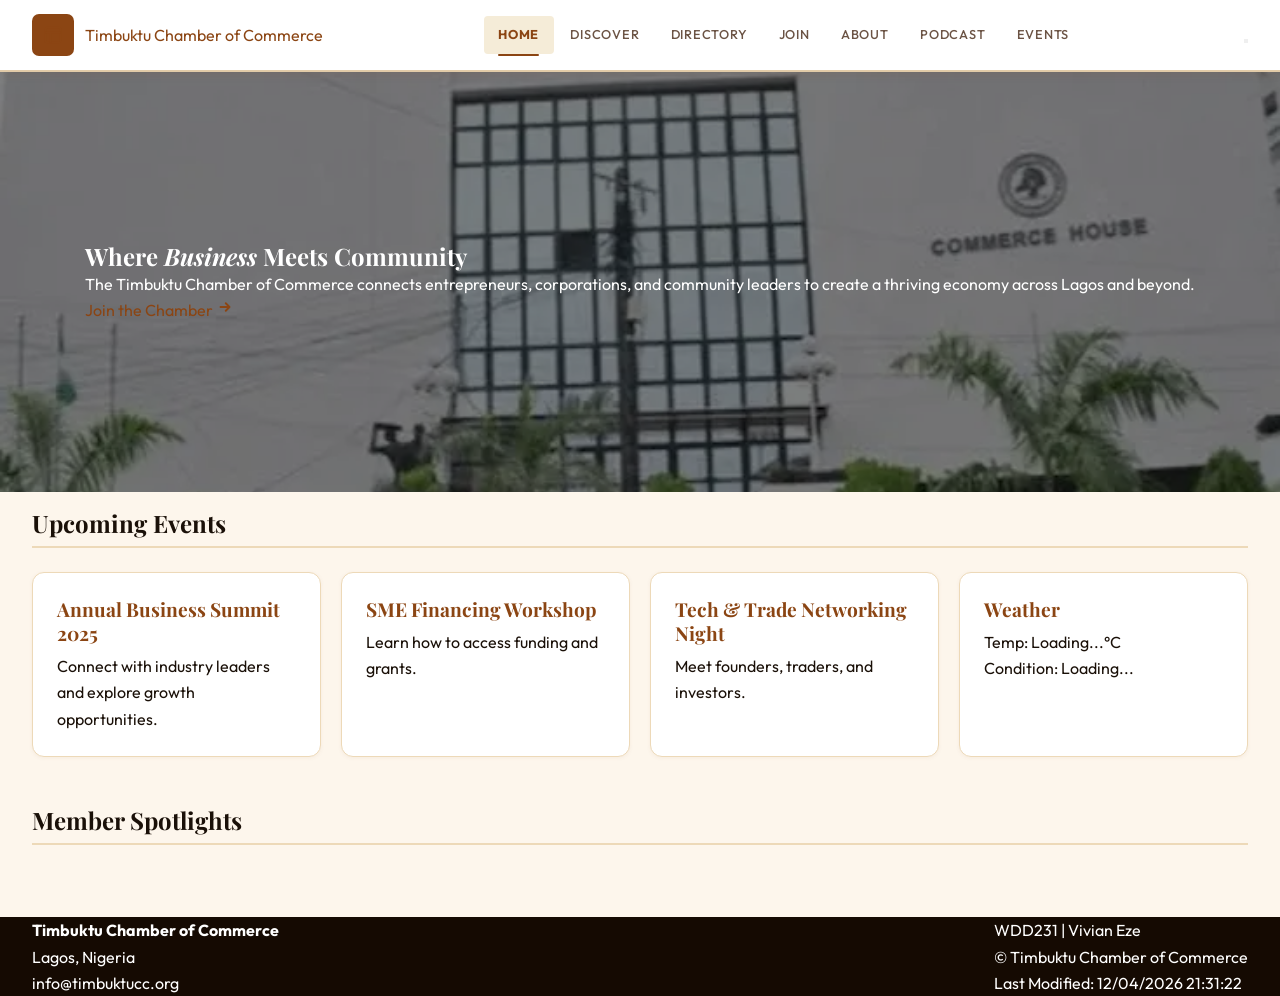
<file: chamber/index.html>
<!DOCTYPE html>
<html lang="en">

<head>
    <meta charset="UTF-8">
    <meta name="viewport" content="width=device-width, initial-scale=1.0">

    <!-- SEO -->
    <title>Home | Timbuktu Chamber of Commerce</title>
    <meta name="description"
        content="Welcome to the Timbuktu Chamber of Commerce — connecting businesses, driving growth, and building community in Lagos and across West Africa.">
    <meta name="author" content="Vivian Eze">
    <meta name="keywords" content="chamber of commerce, Lagos, Nigeria, business, trade, West Africa, Timbuktu">

    <!-- Favicon -->
    <link rel="icon" type="image/svg+xml" href="images/favicon.svg">
    <link rel="icon" type="image/png" href="images/favicon.png" sizes="32x32">

    <!-- Open Graph -->
    <meta property="og:title" content="Timbuktu Chamber of Commerce">
    <meta property="og:description"
        content="Connecting businesses, driving growth, and building community in Lagos and across West Africa.">
    <meta property="og:image" content="https://viryuchay.github.io/wdd231/chamber/images/og-home.jpg">
    <meta property="og:url" content="https://viryuchay.github.io/wdd231/chamber/index.html">
    <meta property="og:type" content="website">

    <!-- Fonts -->
    <link rel="preconnect" href="https://fonts.googleapis.com">
    <link rel="preconnect" href="https://fonts.gstatic.com" crossorigin>
    <link
        href="https://fonts.googleapis.com/css2?family=Playfair+Display:ital,wght@0,400;0,700;0,900;1,400&family=Outfit:wght@300;400;500;600;700&display=swap"
        rel="stylesheet">

    <!-- CSS -->
    <link rel="stylesheet" href="styles/home.css">
    <link rel="stylesheet" href="styles/larger.css">

    <!-- JS -->
    <script src="scripts/home.js" defer></script>
</head>

<body>

    <!-- HEADER -->
    <header>
        <div class="header-inner">

            <a href="index.html" class="logo" aria-label="Timbuktu Chamber of Commerce — Home">
                <div class="logo-icon" aria-hidden="true">
                    <svg xmlns="http://www.w3.org/2000/svg" width="20" height="20" fill="none" viewBox="0 0 24 24"
                        stroke="currentColor" stroke-width="2">
                        <rect x="3" y="3" width="18" height="18" rx="2" />
                        <path d="M3 9h18M9 21V9" />
                    </svg>
                </div>
                <div class="logo-text">
                    Timbuktu Chamber
                    <span>of Commerce</span>
                </div>
            </a>

            <nav class="desktop-nav" aria-label="Main navigation">
                <a href="index.html" class="active" aria-current="page">Home</a>
                <a href="discover.html">Discover</a>
                <a href="directory.html">Directory</a>
                <a href="join.html">Join</a>
                <a href="about.html">About</a>
                <a href="podcast.html">Podcast</a>
                <a href="events.html">Events</a>
            </nav>

            <div class="header-actions">
                <button class="theme-toggle" id="themeToggle" aria-label="Toggle theme"></button>
                <button class="hamburger" id="hamburger" aria-label="Menu" aria-expanded="false"
                    aria-controls="mobileNav">
                    <span></span><span></span><span></span>
                </button>
            </div>

        </div>

        <nav class="mobile-nav" id="mobileNav" aria-label="Mobile navigation">
            <a href="index.html" class="active">Home</a>
            <a href="discover.html">Discover</a>
            <a href="directory.html">Directory</a>
            <a href="join.html">Join</a>
            <a href="about.html">About</a>
            <a href="podcast.html">Podcast</a>
            <a href="events.html">Events</a>
        </nav>
    </header>

    <!-- HERO -->
    <section class="hero">
        <img src="images/hero.webp" alt="Lagos business district skyline" class="hero-img">

        <div class="hero-content">
            <div class="hero-inner">
                <h1>Where <em>Business</em> Meets Community</h1>
                <p>
                    The Timbuktu Chamber of Commerce connects entrepreneurs, corporations,
                    and community leaders to create a thriving economy across Lagos and beyond.
                </p>

                <a class="hero-cta" href="join.html">
                    Join the Chamber
                    <svg xmlns="http://www.w3.org/2000/svg" width="18" height="18" fill="none" viewBox="0 0 24 24"
                        stroke="currentColor" stroke-width="2.5">
                        <path stroke-linecap="round" stroke-linejoin="round" d="M13 7l5 5m0 0l-5 5m5-5H6" />
                    </svg>
                </a>
            </div>
        </div>
    </section>

    <!-- MAIN -->
    <main id="main-content">
        <section class="events-section" aria-labelledby="events-heading">
            <h2 id="events-heading">Upcoming Events</h2>

            <div class="events-grid">
                <article>
                    <h3>Annual Business Summit 2025</h3>
                    <p>Connect with industry leaders and explore growth opportunities.</p>
                </article>

                <article>
                    <h3>SME Financing Workshop</h3>
                    <p>Learn how to access funding and grants.</p>
                </article>

                <article>
                    <h3>Tech & Trade Networking Night</h3>
                    <p>Meet founders, traders, and investors.</p>
                </article>

                <article class="weather-box">
                    <h3>Weather</h3>
                    <p>Temp: <span id="temp">Loading...</span>°C</p>
                    <p>Condition: <span id="desc">Loading...</span></p>
                    <div id="forecast"></div>
                </article>
            </div>
        </section>

        <section class="spotlights-section" aria-labelledby="spotlights-heading">
            <h2 id="spotlights-heading">Member Spotlights</h2>
            <div class="spotlights-grid" id="spotlights-grid">
            </div>
        </section>
    </main>
    <!-- FOOTER -->
    <footer>
        <div class="footer-inner">

            <div>
                <p><strong>Timbuktu Chamber of Commerce</strong></p>
                <p>Lagos, Nigeria</p>
                <p>info@timbuktucc.org</p>
            </div>

            <div>
                <p>WDD231 | Vivian Eze</p>
                <p>© Timbuktu Chamber of Commerce</p>
                <p>Last Modified: <span id="lastModified"></span></p>
            </div>

        </div>
    </footer>

</body>

</html>
</file>
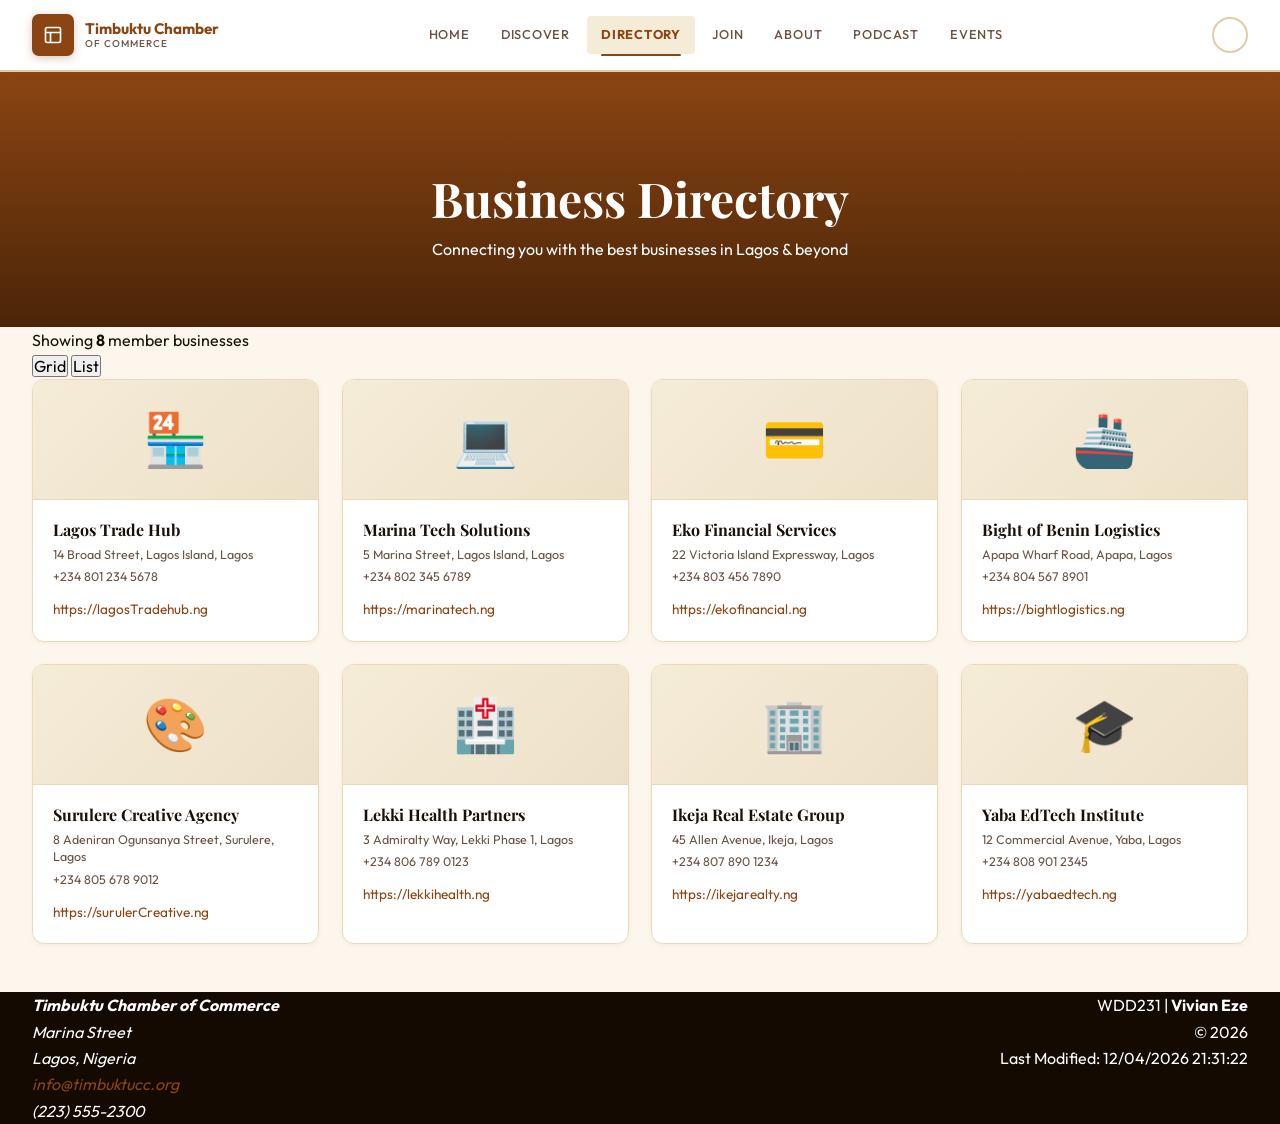
<file: chamber/directory.html>
<!DOCTYPE html>
<html lang="en">

<head>
  <meta charset="UTF-8">
  <meta name="viewport" content="width=device-width, initial-scale=1.0">

  <!-- SEO -->
  <title>Business Directory | Timbuktu Chamber of Commerce</title>
  <meta name="description"
    content="Browse the full directory of member businesses in the Timbuktu Chamber of Commerce. Find local companies by category, contact info, and membership level.">
  <meta name="author" content="Vivian Eze">

  <!-- Favicon -->
  <link rel="icon" type="image/svg+xml" href="images/favicon.svg">
  <link rel="icon" type="image/png" href="images/favicon.png" sizes="32x32">

  <!-- Open Graph -->
  <meta property="og:title" content="Business Directory | Timbuktu Chamber of Commerce">
  <meta property="og:description"
    content="Discover and connect with local businesses in the Timbuktu Chamber directory.">
  <meta property="og:image" content="https://viryuchay.github.io/wdd231/chamber/images/og-directory.jpg">
  <meta property="og:url" content="https://viryuchay.github.io/wdd231/chamber/directory.html">
  <meta property="og:type" content="website">

  <!-- Preconnect for Google Fonts -->
  <link rel="preconnect" href="https://fonts.googleapis.com">
  <link rel="preconnect" href="https://fonts.gstatic.com" crossorigin>

  <!-- Google Fonts -->
  <link
    href="https://fonts.googleapis.com/css2?family=Playfair+Display:ital,wght@0,400;0,700;0,900;1,400&family=Outfit:wght@300;400;500;600;700&display=swap"
    rel="stylesheet">

  <!-- CSS -->
  <link rel="stylesheet" href="styles/normalise.css">
  <link rel="stylesheet" href="styles/small.css">
  <link rel="stylesheet" href="styles/larger.css">

  <!-- JS (DEFERRED) -->
  <script src="scripts/directory.js" defer></script>
</head>

<body>

  <header>
    <div class="header-inner">

      <a href="index.html" class="logo" aria-label="Home">
        <div class="logo-icon" aria-hidden="true">
          <svg xmlns="http://www.w3.org/2000/svg" width="20" height="20" fill="none" viewBox="0 0 24 24"
            stroke="currentColor" stroke-width="2">
            <rect x="3" y="3" width="18" height="18" rx="2" />
            <path d="M3 9h18M9 21V9" />
          </svg>
        </div>
        <div class="logo-text">
          Timbuktu Chamber
          <span>of Commerce</span>
        </div>
      </a>

      <nav class="desktop-nav" aria-label="Main navigation">
        <a href="index.html">Home</a>
        <a href="discover.html">Discover</a>
        <a href="directory.html" class="active" aria-current="page">Directory</a>
        <a href="join.html">Join</a>
        <a href="about.html">About</a>
        <a href="podcast.html">Podcast</a>
        <a href="events.html">Events</a>
      </nav>

      <!-- FIXED (no inline CSS) -->
      <div class="header-actions">
        <button class="theme-toggle" id="themeToggle" aria-label="Toggle theme"></button>

        <button class="hamburger" id="hamburger" aria-label="Menu" aria-expanded="false" aria-controls="mobileNav">
          <span></span><span></span><span></span>
        </button>
      </div>

    </div>

    <nav class="mobile-nav" id="mobileNav" aria-label="Mobile navigation">
      <a href="index.html">Home</a>
      <a href="discover.html">Discover</a>
      <a href="directory.html" class="active">Directory</a>
      <a href="join.html">Join</a>
      <a href="about.html">About</a>
      <a href="podcast.html">Podcast</a>
      <a href="events.html">Events</a>
    </nav>
  </header>

  <section class="page-banner">
    <h1>Business Directory</h1>
    <p>Connecting you with the best businesses in Lagos &amp; beyond</p>
  </section>

  <main id="main-content">

    <div class="directory-controls">
      <p class="dir-count">
        Showing <strong id="member-count">—</strong> member businesses
      </p>

      <div class="view-btns">
        <button class="view-btn active" id="btn-grid" aria-pressed="true">Grid</button>
        <button class="view-btn" id="btn-list" aria-pressed="false">List</button>
      </div>
    </div>

    <section id="members-container" aria-live="polite"></section>

  </main>

  <footer>
    <div class="footer-inner">

      <address>
        <strong>Timbuktu Chamber of Commerce</strong><br>
        Marina Street<br>
        Lagos, Nigeria<br>
        <a href="mailto:info@timbuktucc.org">info@timbuktucc.org</a><br>
        (223) 555-2300
      </address>

      <div class="footer-meta">
        WDD231 | <strong>Vivian Eze</strong><br>
        &copy; <span id="copyright-year"></span><br>
        Last Modified: <span id="last-modified"></span>
      </div>

    </div>
  </footer>

</body>

</html>
</file>
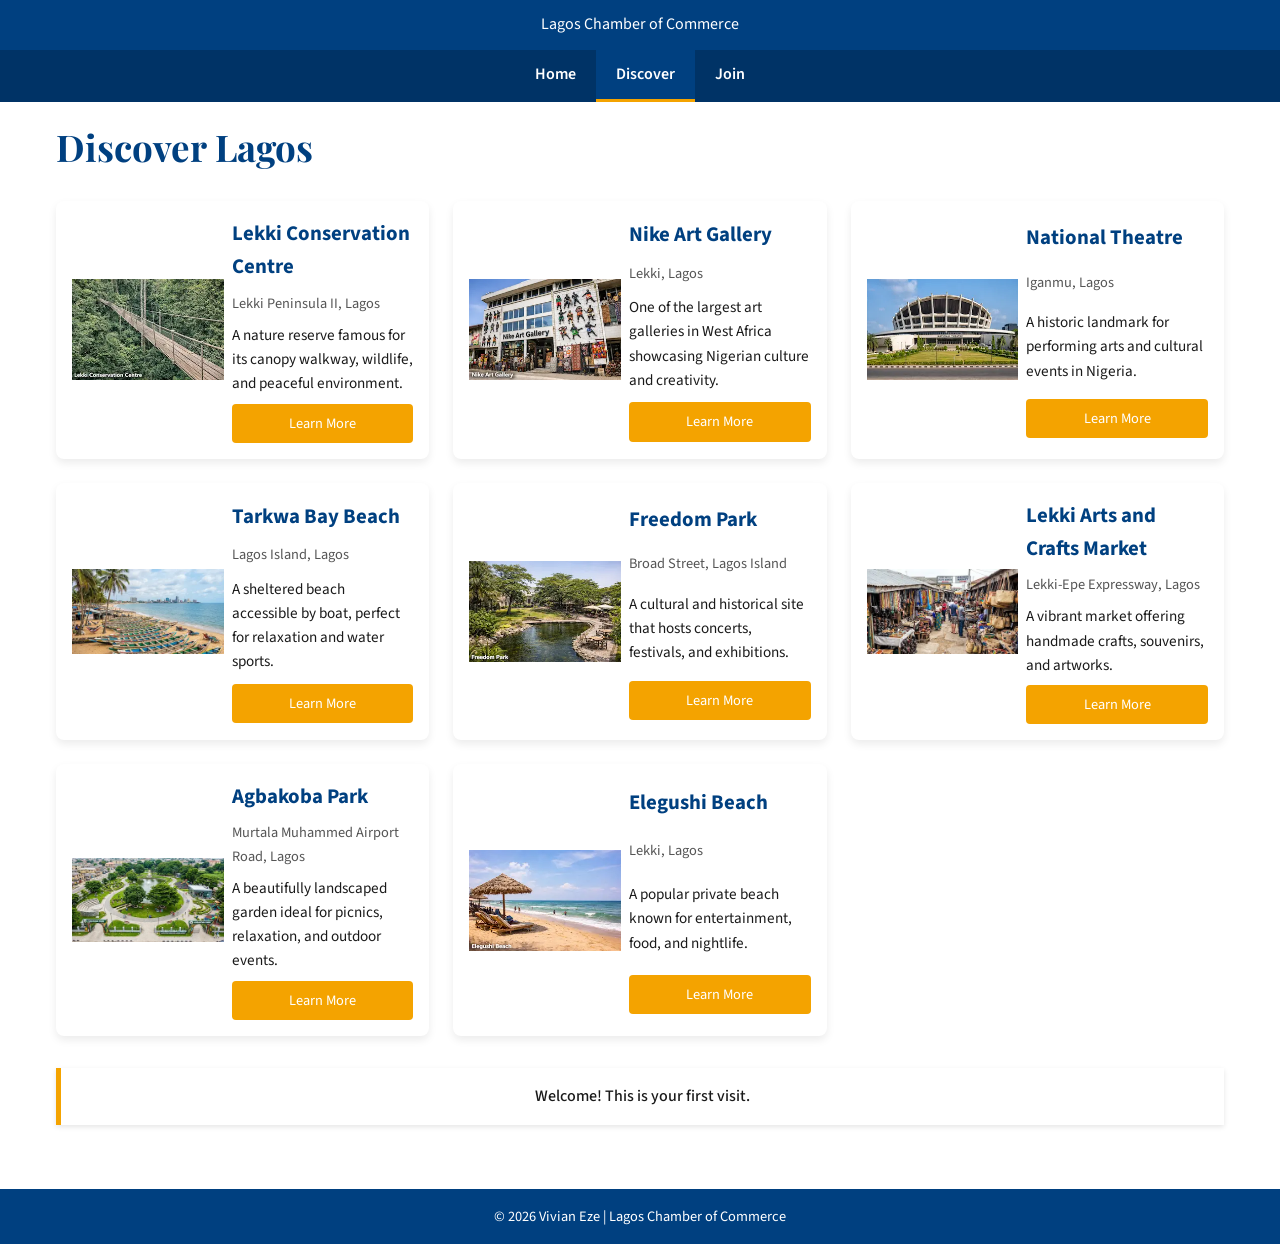
<file: chamber/discover.html>
<!DOCTYPE html>
<html lang="en">

<head>
  <meta charset="UTF-8">
  <meta name="viewport" content="width=device-width, initial-scale=1.0">

  <title>Discover Lagos | Lagos Chamber of Commerce</title>

  <meta name="description"
    content="Discover top attractions, cultural landmarks, and business opportunities in Lagos with the Lagos Chamber of Commerce.">
  <meta name="author" content="Vivian Eze">
  <meta name="keywords" content="Lagos Chamber of Commerce, Lagos Nigeria, business, tourism, attractions">

  <!-- Favicon -->
  <link rel="icon" href="images/favicon.ico" type="image/x-icon">

  <!-- Open Graph Meta Tags -->
  <meta property="og:title" content="Discover Lagos | Lagos Chamber of Commerce">
  <meta property="og:description"
    content="Explore Lagos attractions, cultural landmarks, and business opportunities with the Lagos Chamber of Commerce.">
  <meta property="og:image" content="https://yourgithubusername.github.io/wdd230/chamber/images/discover.webp">
  <meta property="og:url" content="https://yourgithubusername.github.io/wdd230/chamber/discover.html">
  <meta property="og:type" content="website">

  <!-- Stylesheets -->
  <link rel="stylesheet" href="styles/discoverbase.css">
  <link rel="stylesheet" href="styles/medium.css">

  <!-- Google Fonts -->
  <link rel="preconnect" href="https://fonts.googleapis.com">
  <link rel="preconnect" href="https://fonts.gstatic.com" crossorigin>
  <link
    href="https://fonts.googleapis.com/css2?family=Playfair+Display:wght@700;900&family=Source+Sans+3:wght@300;400;600&display=swap"
    rel="stylesheet">

  <!-- JavaScript -->
  <script type="module" src="scripts/discover.js"></script>
</head>

<body>

  <header>
    <div class="site-title">Lagos Chamber of Commerce</div>
  </header>

  <nav aria-label="Main Navigation">
    <ul>
      <li><a href="index.html">Home</a></li>
      <li><a href="discover.html" class="active">Discover</a></li>
      <li><a href="join.html">Join</a></li>
    </ul>
  </nav>

  <main>
    <h1>Discover Lagos</h1>

    <!-- DISCOVER CARDS -->
    <section class="discover">
      <h2 class="visually-hidden">Top Attractions in Lagos</h2>
      <div class="card-container"></div>
    </section>

    <!-- VISIT MESSAGE -->
    <section class="visit">
      <h2 class="visually-hidden">Visitor Information</h2>
      <p id="visit-message"></p>
    </section>
  </main>

  <footer>
    <p>&copy; 2026 Vivian Eze | Lagos Chamber of Commerce</p>
  </footer>

</body>

</html>
</file>
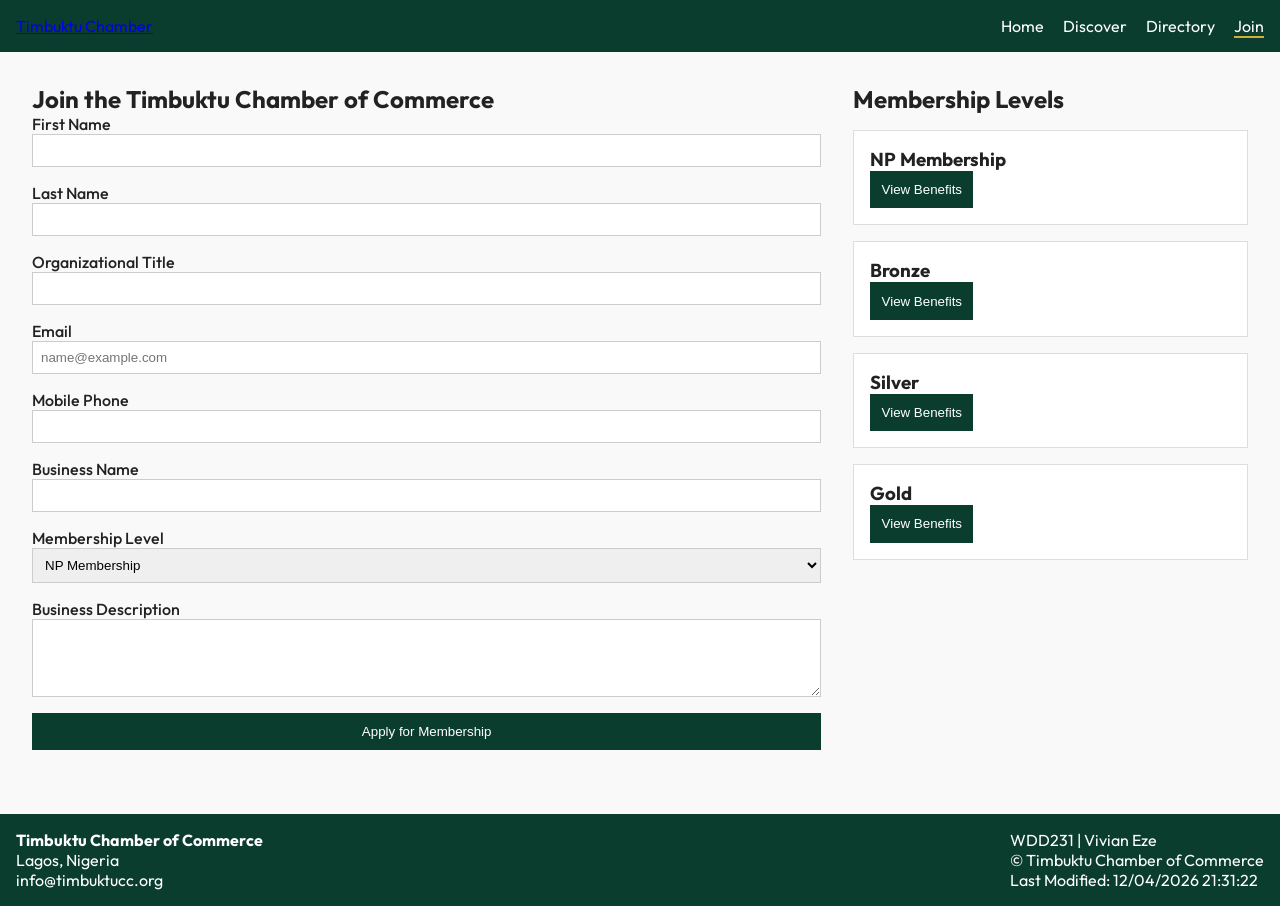
<file: chamber/join.html>
<!DOCTYPE html>
<html lang="en">

<head>
    <meta charset="UTF-8">
    <meta name="viewport" content="width=device-width, initial-scale=1.0">

    <title>Join | Timbuktu Chamber of Commerce</title>

    <meta name="description"
        content="Join the Timbuktu Chamber of Commerce in Lagos to connect, grow your business, and access valuable networking opportunities.">
    <meta name="author" content="Vivian Eze">

    <!-- Favicon -->
    <link rel="icon" href="images/favicon.svg">

    <!-- Open Graph -->
    <meta property="og:title" content="Join the Timbuktu Chamber of Commerce in Lagos">
    <meta property="og:description"
        content="Connect, grow your business, and access exclusive networking opportunities in Lagos and West Africa.">
    <meta property="og:image" content="https://viryuchay.github.io/wdd231/chamber/images/og-home.jpg">
    <meta property="og:url" content="https://viryuchay.github.io/wdd231/chamber/join.html">
    <meta property="og:type" content="website">

    <!-- Fonts -->
    <link rel="preconnect" href="https://fonts.googleapis.com">
    <link rel="preconnect" href="https://fonts.gstatic.com" crossorigin>
    <link
        href="https://fonts.googleapis.com/css2?family=Playfair+Display:wght@400;700;900&family=Outfit:wght@300;400;500;600;700&display=swap"
        rel="stylesheet">

    <!-- CSS -->
    <link rel="stylesheet" href="styles/base.css">
    <link rel="stylesheet" href="styles/join.css">

    <!-- JS -->
    <script src="scripts/join.js" defer></script>
</head>

<body>

    <header>
        <div class="header-inner">
            <a href="index.html" class="logo">Timbuktu Chamber</a>

            <nav>
                <a href="index.html">Home</a>
                <a href="discover.html">Discover</a>
                <a href="directory.html">Directory</a>
                <a href="join.html" class="active">Join</a>
            </nav>
        </div>
    </header>

    <main class="join-container">

        <!-- FORM -->
        <section class="form-area">
            <h1>Join the Timbuktu Chamber of Commerce</h1>

            <form method="get" action="thankyou.html">

                <!-- FIRST NAME -->
                <label title="Enter your first name">
                    First Name
                    <input type="text" name="fname" required autocomplete="given-name" title="Enter your first name">
                </label>

                <!-- LAST NAME -->
                <label title="Enter your last name">
                    Last Name
                    <input type="text" name="lname" required autocomplete="family-name" title="Enter your last name">
                </label>

                <!-- ORGANIZATION TITLE -->
                <label title="Enter your role in the organization">
                    Organizational Title
                    <input type="text" name="orgtitle" autocomplete="organization-title"
                        title="Enter your role in the organization" pattern="[A-Za-z\s\-]{7,}">
                </label>

                <!-- EMAIL -->
                <label title="Enter your email address">
                    Email
                    <input type="email" name="email" required autocomplete="email" placeholder="name@example.com"
                        title="Enter a valid email address">
                </label>

                <!-- PHONE -->
                <label title="Enter your mobile phone number">
                    Mobile Phone
                    <input type="tel" name="phone" required autocomplete="tel" title="Enter your mobile phone number">
                </label>

                <!-- ORGANIZATION NAME -->
                <label title="Enter your business name">
                    Business Name
                    <input type="text" name="organization" required autocomplete="organization"
                        title="Enter your business name">
                </label>

                <!-- MEMBERSHIP -->
                <label title="Select a membership level">
                    Membership Level
                    <select name="membership">
                        <option value="np">NP Membership</option>
                        <option value="bronze">Bronze</option>
                        <option value="silver">Silver</option>
                        <option value="gold">Gold</option>
                    </select>
                </label>

                <!-- DESCRIPTION -->
                <label title="Describe your business">
                    Business Description
                    <textarea name="description" rows="4"
                        title="Provide a brief description of your business"></textarea>
                </label>

                <!-- TIMESTAMP -->
                <input type="hidden" name="timestamp" id="timestamp">

                <!-- SUBMIT -->
                <button type="submit">Apply for Membership</button>

            </form>
        </section>

        <!-- CARDS -->
        <aside class="cards">

            <h2>Membership Levels</h2> <!-- ✅ THIS FIXES THE ERROR -->

            <div class="card">
                <h3>NP Membership</h3>
                <button data-modal="npModal">View Benefits</button>
            </div>

            <div class="card">
                <h3>Bronze</h3>
                <button data-modal="bronzeModal">View Benefits</button>
            </div>

            <div class="card">
                <h3>Silver</h3>
                <button data-modal="silverModal">View Benefits</button>
            </div>

            <div class="card">
                <h3>Gold</h3>
                <button data-modal="goldModal">View Benefits</button>
            </div>

        </aside>

    </main>

    <!-- MODALS -->
    <dialog id="npModal">
        <h3>NP Membership</h3>
        <p>No fee. For non-profits.</p>
        <button data-close="npModal">Close</button>
    </dialog>

    <dialog id="bronzeModal">
        <h3>Bronze</h3>
        <p>Basic networking and training.</p>
        <button data-close="bronzeModal">Close</button>
    </dialog>

    <dialog id="silverModal">
        <h3>Silver</h3>
        <p>Includes events and advertising.</p>
        <button data-close="silverModal">Close</button>
    </dialog>

    <dialog id="goldModal">
        <h3>Gold</h3>
        <p>All benefits and spotlight features.</p>
        <button data-close="goldModal">Close</button>
    </dialog>

    <footer>
        <div class="footer-inner">
            <div>
                <p><strong>Timbuktu Chamber of Commerce</strong></p>
                <p>Lagos, Nigeria</p>
                <p>info@timbuktucc.org</p>
            </div>

            <div>
                <p>WDD231 | Vivian Eze</p>
                <p>© Timbuktu Chamber of Commerce</p>
                <p>Last Modified: <span id="lastModified"></span></p>
            </div>
        </div>
    </footer>

</body>

</html>
</file>
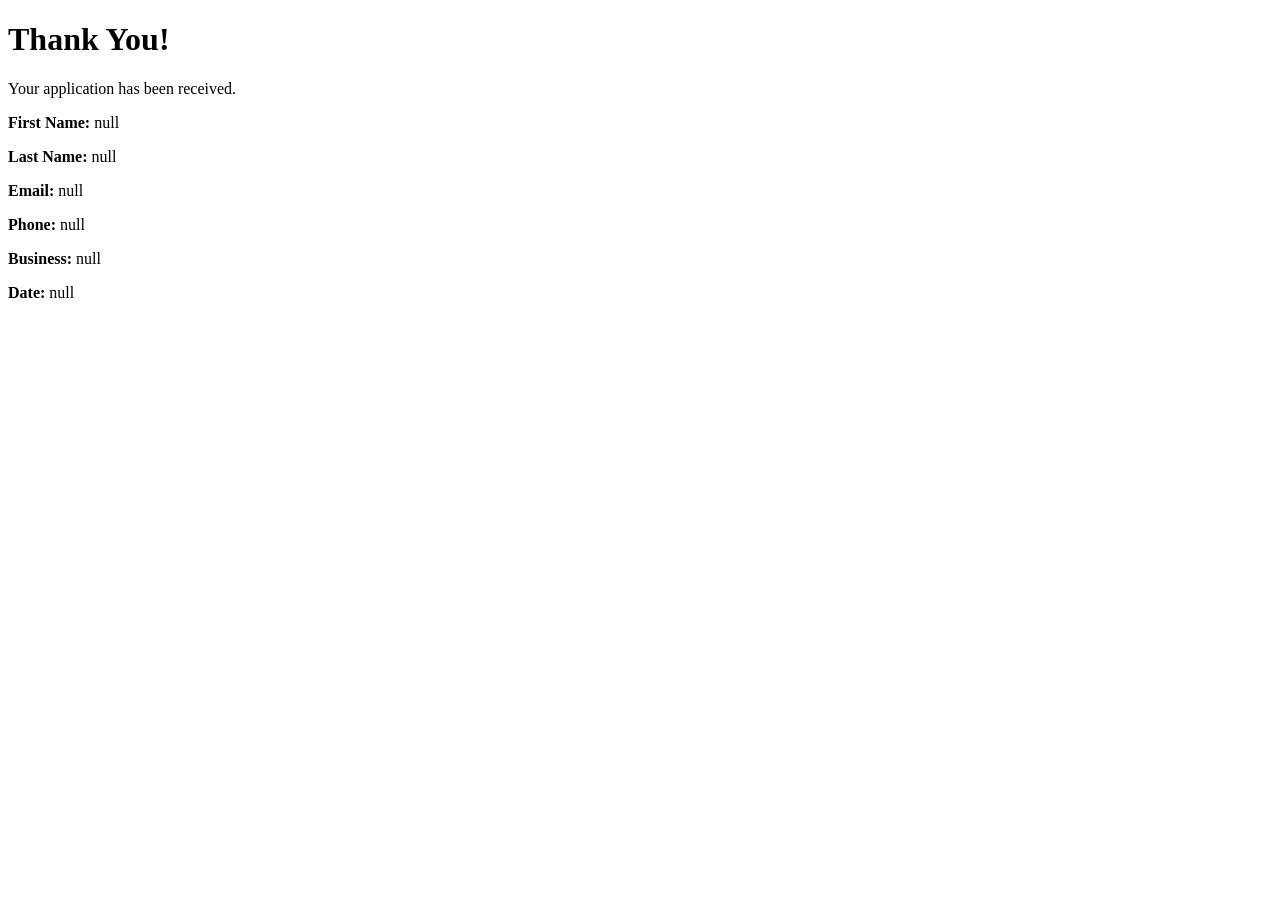
<file: chamber/thankyou.html>
<!DOCTYPE html>
<html lang="en">
<head>
<meta charset="UTF-8">
<title>Thank You</title>

<script>
window.onload = () => {
    const params = new URLSearchParams(window.location.search);

    document.getElementById("output").innerHTML = `
        <p><strong>First Name:</strong> ${params.get("fname")}</p>
        <p><strong>Last Name:</strong> ${params.get("lname")}</p>
        <p><strong>Email:</strong> ${params.get("email")}</p>
        <p><strong>Phone:</strong> ${params.get("phone")}</p>
        <p><strong>Business:</strong> ${params.get("organization")}</p>
        <p><strong>Date:</strong> ${params.get("timestamp")}</p>
    `;
};
</script>
</head>

<body>

<h1>Thank You!</h1>
<p>Your application has been received.</p>

<div id="output"></div>

</body>
</html>
</file>
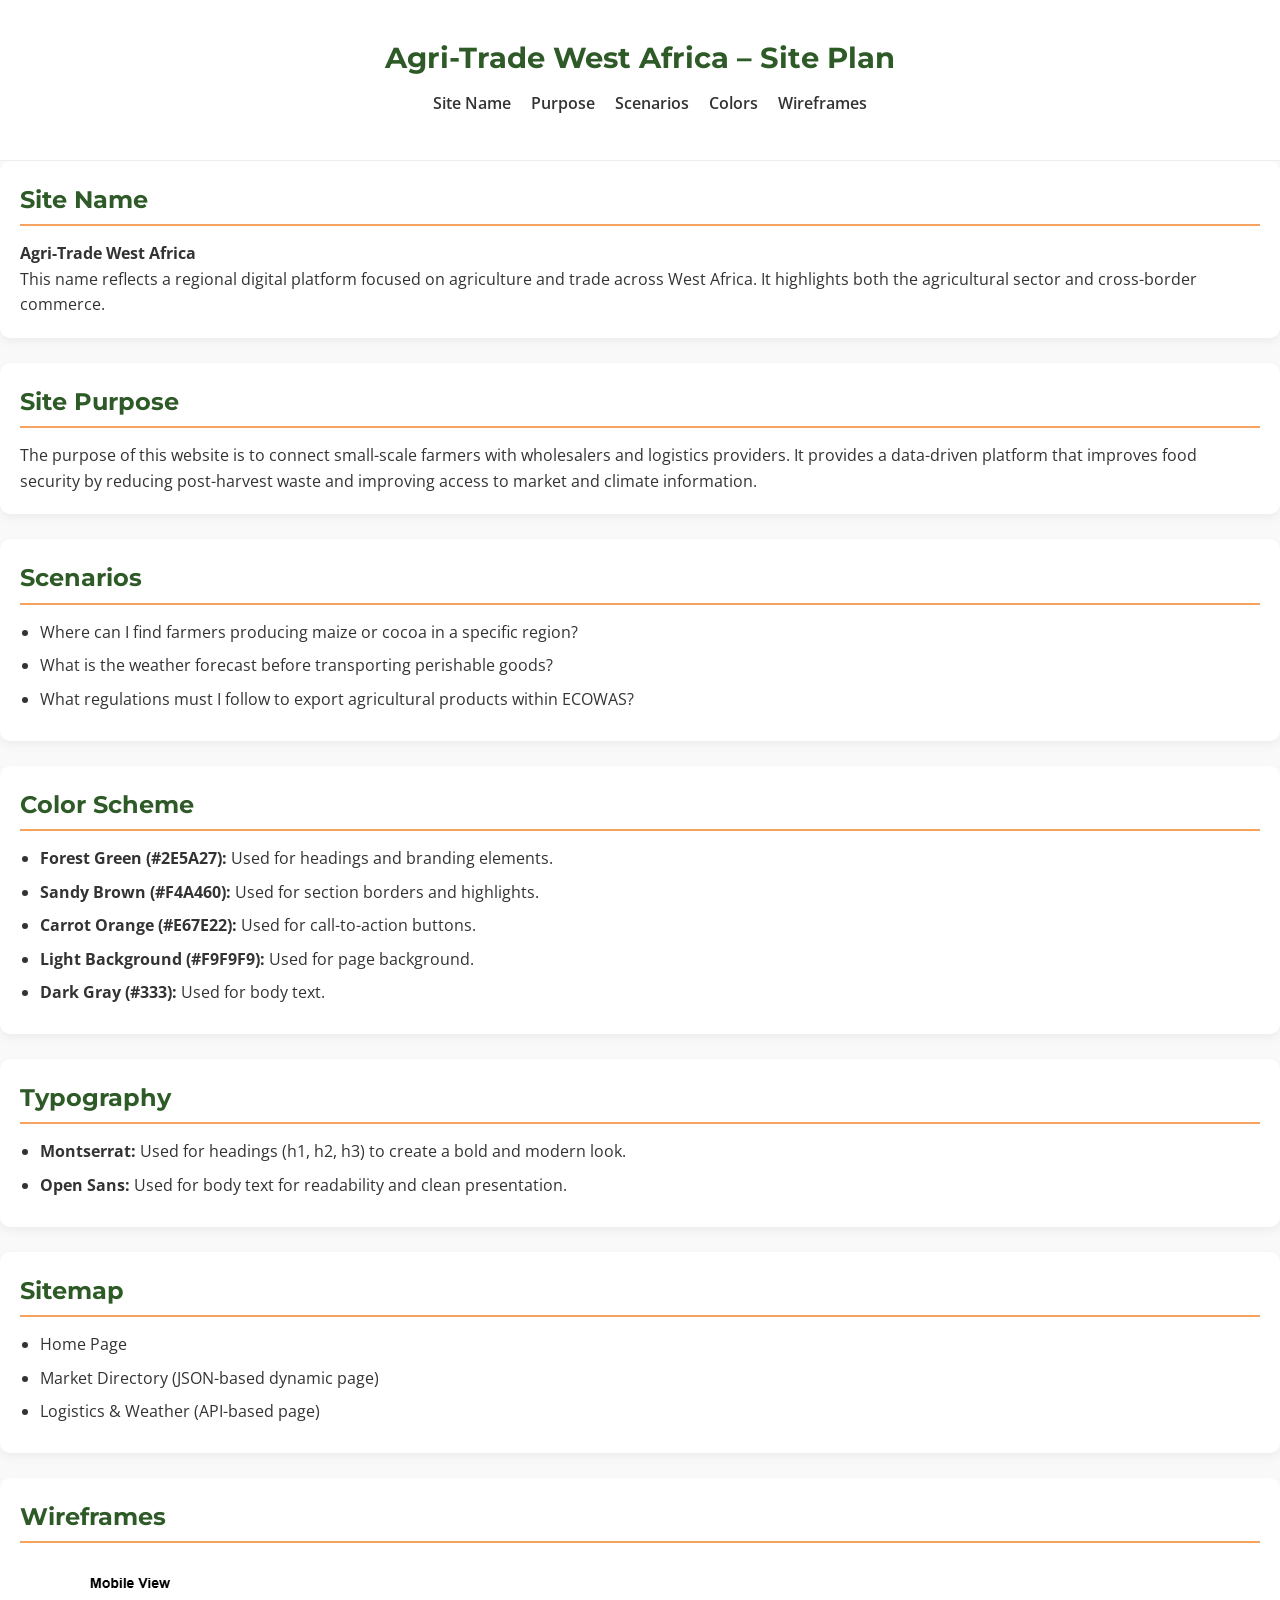
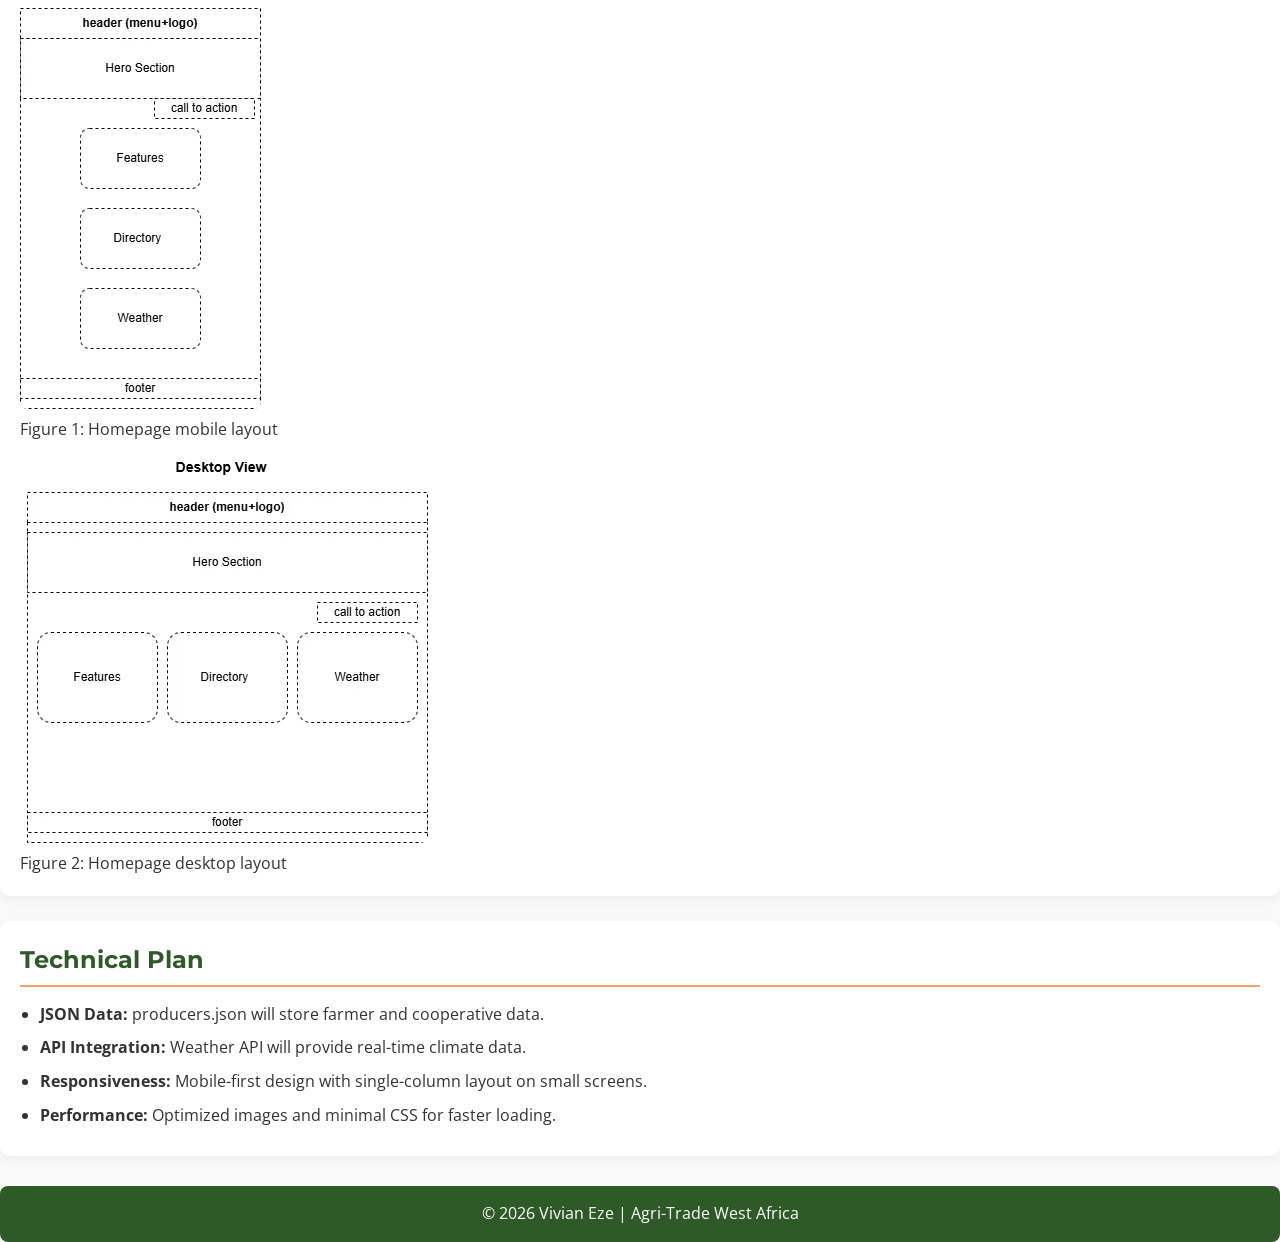
<file: trade-west-africa/siteplan.html>
<!DOCTYPE html>
<html lang="en">

<head>
    <meta charset="UTF-8">
    <meta name="viewport" content="width=device-width, initial-scale=1.0">
    <title>Agri-Trade West Africa Site Plan</title>
   <meta name="description"
content="Agri-Trade West Africa site plan — a platform connecting farmers, traders, and logistics providers across West Africa.">  <meta name="author" content="Vivian Eze">

    <!-- CSS -->
    <link rel="stylesheet" href="styles/siteplan.css">
    <link href="https://fonts.googleapis.com/css2?family=Montserrat&family=Open+Sans&display=swap" rel="stylesheet">
</head>

<body>
    <header class="header">
    <div class="container nav-wrapper">

        <div class="brand">
            <h1>Agri-Trade West Africa – Site Plan</h1>
          <nav>
            <ul class="nav-links">
                <li><a href="#site-name">Site Name</a></li>
                <li><a href="#purpose">Purpose</a></li>
                <li><a href="#scenarios">Scenarios</a></li>
                <li><a href="#colors">Colors</a></li>
                <li><a href="#wireframes">Wireframes</a></li>
            </ul>
        </nav>

    </div>
    </div>
    </header>

    <main>

        <!-- Site Name -->
        <section>
            <h2>Site Name</h2>
            <p><strong>Agri-Trade West Africa</strong></p>
            <p>This name reflects a regional digital platform focused on agriculture and trade across West Africa. It
                highlights both the agricultural sector and cross-border commerce.</p>
        </section>

        <!-- Site Purpose -->
        <section>
            <h2>Site Purpose</h2>
            <p>The purpose of this website is to connect small-scale farmers with wholesalers and logistics providers.
                It provides a data-driven platform that improves food security by reducing post-harvest waste and
                improving access to market and climate information.</p>
        </section>

        <!-- Scenarios -->
        <section>
            <h2>Scenarios</h2>
            <ul>
                <li>Where can I find farmers producing maize or cocoa in a specific region?</li>
                <li>What is the weather forecast before transporting perishable goods?</li>
                <li>What regulations must I follow to export agricultural products within ECOWAS?</li>
            </ul>
        </section>

        <!-- Color Scheme -->
        <section>
            <h2>Color Scheme</h2>
            <ul>
                <li><strong>Forest Green (#2E5A27):</strong> Used for headings and branding elements.</li>
                <li><strong>Sandy Brown (#F4A460):</strong> Used for section borders and highlights.</li>
                <li><strong>Carrot Orange (#E67E22):</strong> Used for call-to-action buttons.</li>
                <li><strong>Light Background (#F9F9F9):</strong> Used for page background.</li>
                <li><strong>Dark Gray (#333):</strong> Used for body text.</li>
            </ul>
        </section>

        <!-- Typography -->
        <section>
            <h2>Typography</h2>
            <ul>
                <li><strong>Montserrat:</strong> Used for headings (h1, h2, h3) to create a bold and modern look.</li>
                <li><strong>Open Sans:</strong> Used for body text for readability and clean presentation.</li>
            </ul>
        </section>

        <!-- Sitemap -->
        <section>
            <h2>Sitemap</h2>
            <ul>
                <li>Home Page</li>
                <li>Market Directory (JSON-based dynamic page)</li>
                <li>Logistics & Weather (API-based page)</li>
            </ul>
        </section>

        <!-- Wireframes -->
        <section id="wireframes">
            <h2>Wireframes</h2>

            <img src="images/MobileView.drawio.webp" alt="Mobile wireframe">
            <p>Figure 1: Homepage mobile layout</p>

            <img src="images/DesktopView.drawio.webp" alt="Desktop wireframe">
            <p>Figure 2: Homepage desktop layout</p>
        </section>

            <!-- Technical Plan -->
            <section>
                <h2>Technical Plan</h2>
                <ul>
                    <li><strong>JSON Data:</strong> producers.json will store farmer and cooperative data.</li>
                    <li><strong>API Integration:</strong> Weather API will provide real-time climate data.</li>
                    <li><strong>Responsiveness:</strong> Mobile-first design with single-column layout on small screens.
                    </li>
                    <li><strong>Performance:</strong> Optimized images and minimal CSS for faster loading.</li>
                </ul>
            </section>

    </main>
    <footer class="footer">
    © 2026 Vivian Eze | Agri-Trade West Africa 
</footer>

</body>

</html>
</file>
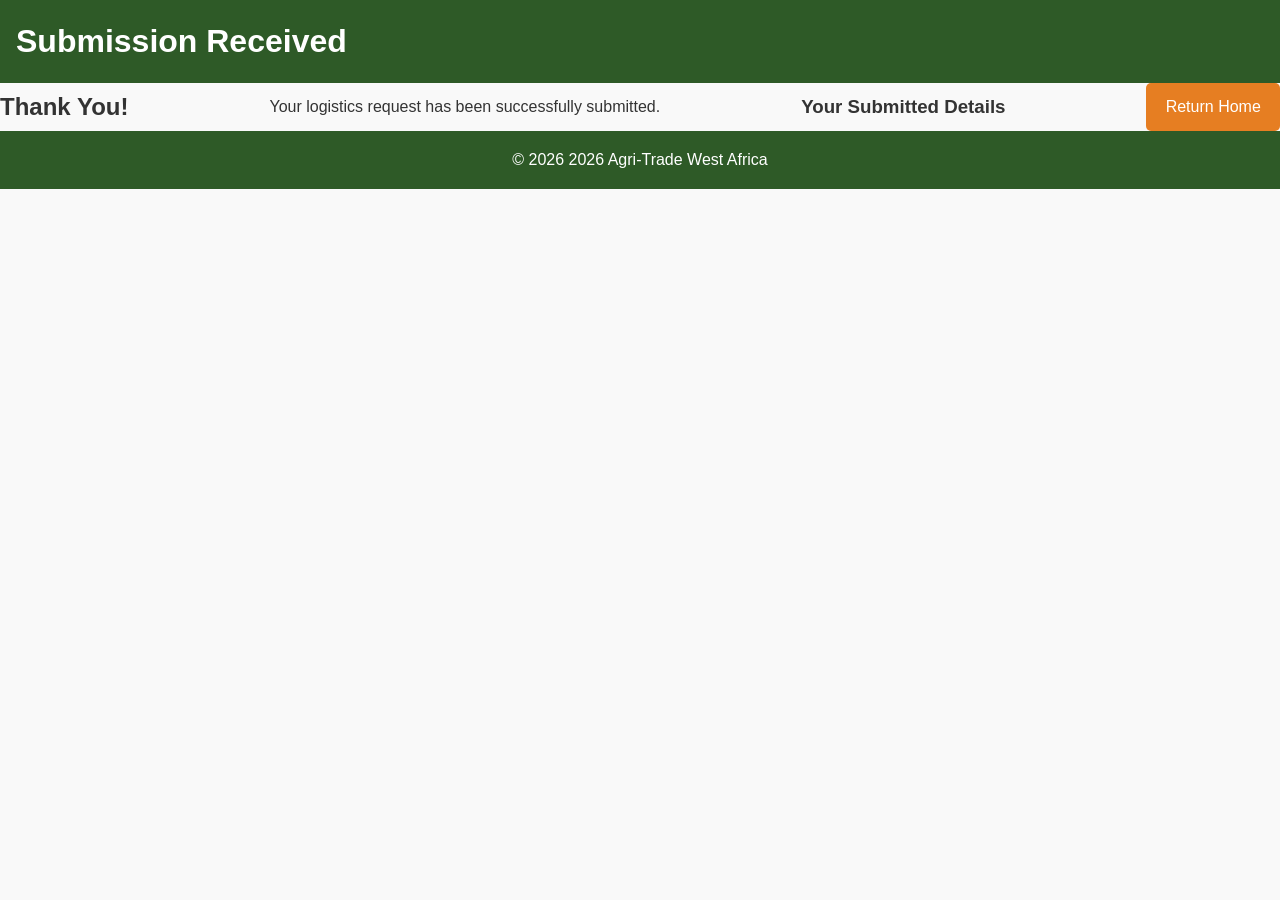
<file: trade-west-africa/thankyou.html>
<!DOCTYPE html>
<html lang="en">
<head>
    <meta charset="UTF-8">
    <title>Submission Received | Agri-Trade West Africa</title>
    <meta name="description" content="Your logistics request has been submitted successfully.">
    <meta name="author" content="Vivian Eze">
    <link rel="stylesheet" href="styles/styles.css">
    <script src="scripts/thankyou.js" defer></script>
</head>
<body>

<header>
    <h1>Submission Received</h1>
</header>

<main class="container">
    <h2>Thank You!</h2>
    <p>Your logistics request has been successfully submitted.</p>

    <div id="results"></div>

    <a href="index.html" class="btn">Return Home</a>
</main>

<footer>
    <p>&copy; <span id="year"></span> 2026 Agri-Trade West Africa</p>
</footer>

</body>
</html>
</file>
<file: chamber/styles/home.css>
/* ==========================================================
   Timbuktu Chamber of Commerce — home.css
   Author: Vivian Eze | WDD231
   Cleaned & Consolidated Version
   ========================================================== */

/* ── DESIGN TOKENS ─────────────────────────────────────── */
:root {
    --primary: #8B4513;
    --primary-dark: #6B3010;
    --secondary: #D4A855;
    --secondary-dk: #B8863A;
    --accent: #2C5F2E;
    --bg: #FDF6EC;
    --bg2: #F5ECD8;
    --bg3: #EDE0C8;
    --white: #FFFFFF;
    --footer-bg: #150A02;
    --text: #1A1008;
    --text-muted: #6B5344;
    --text-light: #9B7D68;
    --border: #E2CBA8;
    --border-light: #EDD9B8;
    --shadow-xs: 0 1px 4px rgba(139, 69, 19, 0.06);
    --shadow-sm: 0 2px 10px rgba(139, 69, 19, 0.09);
    --shadow-md: 0 6px 28px rgba(139, 69, 19, 0.15);
    --radius: 12px;
    --radius-sm: 7px;
    --radius-xs: 4px;
    --tr: 0.22s ease;
    --font-display: 'Playfair Display', Georgia, serif;
    --font-body: 'Outfit', system-ui, sans-serif;
}

/* ── BASE ─────────────────────────────────────────────── */
*,
*::before,
*::after {
    box-sizing: border-box;
    margin: 0;
    padding: 0;
}

html {
    scroll-behavior: smooth;
    -webkit-text-size-adjust: 100%;
}

body {
    font-family: var(--font-body);
    background: var(--bg);
    color: var(--text);
    font-size: 16px;
    line-height: 1.65;
    min-width: 320px;
    -webkit-font-smoothing: antialiased;
}

img {
    max-width: 100%;
    height: auto;
    display: block;
}

a {
    color: var(--primary);
    text-decoration: none;
    transition: color var(--tr);
}

a:hover {
    color: var(--primary-dark);
}

h1,
h2,
h3,
h4,
h5 {
    font-family: var(--font-display);
    line-height: 1.25;
}

/* ── HEADER & NAV ────────────────────────────────────── */
header {
    background: var(--white);
    border-bottom: 2px solid var(--border);
    position: sticky;
    top: 0;
    z-index: 300;
    box-shadow: var(--shadow-sm);
}

.header-inner {
    display: flex;
    align-items: center;
    justify-content: space-between;
    padding: 0 1.25rem;
    height: 66px;
}

.logo {
    display: flex;
    align-items: center;
    gap: 0.7rem;
}

.logo-icon {
    width: 42px;
    height: 42px;
    background: var(--primary);
    border-radius: var(--radius-sm);
    display: flex;
    align-items: center;
    justify-content: center;
}

#mobileNav {
    display: none;
    flex-direction: column;
    background: var(--white);
    padding: 1rem;
    border-top: 1px solid var(--border);
}

#mobileNav.open {
    display: flex;
}

.hamburger {
    display: flex;
    flex-direction: column;
    gap: 5px;
    cursor: pointer;
    border: 2px solid var(--border);
    border-radius: var(--radius-xs);
    padding: 7px 8px;
    background: none;
}

.hamburger span {
    width: 20px;
    height: 2px;
    background: var(--text);
}

/* ── MAIN CONTENT ────────────────────────────────────── */
main {
    padding: 1rem 1.25rem 3rem;
    /* Tighter top padding */
    max-width: 1280px;
    margin: 0 auto;
    display: flex;
    flex-direction: column;
    gap: 3rem;
}

/* ── HERO ────────────────────────────────────────────── */
.hero {
    position: relative;
    overflow: hidden;
    margin-bottom: 1rem;
}

.hero-img {
    width: 100%;
    height: 420px;
    object-fit: cover;
}

.hero-content {
    position: absolute;
    inset: 0;
    display: flex;
    align-items: center;
    z-index: 2;
}

.hero-inner {
    max-width: 1280px;
    margin: 0 auto;
    padding: 0 1.25rem;
    color: white;
}

.hero::after {
    content: "";
    position: absolute;
    inset: 0;
    background: rgba(0, 0, 0, 0.5);
}

/* ── EVENTS & WEATHER GRID ───────────────────────────── */
.events-section h2 {
    margin-bottom: 1.5rem;
    border-bottom: 2px solid var(--border-light);
    padding-bottom: 0.5rem;
}

.events-grid {
    display: flex;
    flex-wrap: wrap;
    gap: 1.25rem;
}

.events-grid article {
    flex: 1 1 250px;
    /* Responsive base width */
    background: var(--white);
    padding: 1.5rem;
    border-radius: var(--radius);
    border: 1px solid var(--border-light);
    box-shadow: var(--shadow-xs);
    display: flex;
    flex-direction: column;
    transition: transform var(--tr), box-shadow var(--tr);
}

.events-grid article:hover {
    transform: translateY(-3px);
    box-shadow: var(--shadow-sm);
}

.events-grid article h3 {
    color: var(--primary);
    margin-bottom: 0.5rem;
    font-size: 1.2rem;
}

#forecast {
    display: grid;
    grid-template-columns: repeat(3, 1fr);
    gap: 5px;
    margin-top: auto;
    padding-top: 10px;
}

/* ── MEMBER SPOTLIGHTS ───────────────────────────────── */
.spotlights-section h2 {
    margin-bottom: 1.5rem;
    border-bottom: 2px solid var(--border-light);
    padding-bottom: 0.5rem;
}

.spotlights-grid {
    display: grid;
    grid-template-columns: repeat(auto-fit, minmax(300px, 1fr));
    gap: 1.5rem;
    width: 100%;
}

.member-card {
    background: var(--white);
    border: 1px solid var(--border-light);
    border-radius: var(--radius);
    padding: 1.5rem;
    display: flex;
    flex-direction: column;
    align-items: center;
    text-align: center;
    box-shadow: var(--shadow-xs);
    transition: transform var(--tr), box-shadow var(--tr);
}

.member-card:hover {
    transform: translateY(-5px);
    box-shadow: var(--shadow-md);
}

.member-card img {
    height: 80px;
    width: auto;
    max-width: 120px;
    object-fit: contain;
    margin-bottom: 1rem;
}

.member-card hr {
    width: 100%;
    border: 0;
    border-top: 1px solid var(--border-light);
    margin: 1rem 0;
}

.member-card .membership-level {
    margin-top: auto;
    font-weight: bold;
    color: var(--secondary-dk);
    font-size: 0.85rem;
    text-transform: uppercase;
}

/* ── FOOTER ──────────────────────────────────────────── */
footer {
    background: var(--footer-bg);
    color: white;
    margin-top: 3rem;
}

.footer-inner {
    max-width: 1280px;
    margin: 0 auto;
    padding: 2rem 1.25rem;
    display: flex;
    flex-direction: column;
    gap: 1.5rem;
}

@media (min-width: 768px) {
    .footer-inner {
        flex-direction: row;
        justify-content: space-between;
        align-items: flex-start;
    }

    .footer-right {
        text-align: right;
    }
}

/* ── ACCESSIBILITY & MOTION ──────────────────────────── */
@media (prefers-reduced-motion: reduce) {
    * {
        animation: none !important;
        transition: none !important;
    }
}

a:focus,
button:focus {
    outline: 2px solid var(--secondary);
    outline-offset: 2px;
}
</file>
<file: chamber/styles/larger.css>
/* ==========================================================
   Timbuktu Chamber of Commerce — larger.css (640px+)
   Author: Vivian Eze | WDD231
   ========================================================== */

/* ── 640px — tablets ────────────────────────────────────── */
@media (min-width: 640px) {
  .header-inner {
    padding: 0 1.75rem;
    height: 70px;
  }

  main {
    padding: 2.5rem 1.75rem 4rem;
  }

  .page-banner {
    padding: 3rem 2rem 2.5rem;
  }

  .page-banner h1 {
    font-size: 2.5rem;
  }

  .page-banner p {
    font-size: 1rem;
  }

  .dir-info h2 {
    font-size: 2rem;
  }

  #members-container {
    grid-template-columns: repeat(2, 1fr);
    gap: 1.25rem;
  }

  .footer-inner {
    flex-direction: row;
    flex-wrap: wrap;
    justify-content: space-between;
    align-items: flex-start;
    text-align: left;
    padding: 3rem 1.75rem;
  }

  .footer-meta {
    text-align: right;
  }

  .footer-social {
    align-self: center;
  }
}

/* ── 768px — list view 4-col layout ────────────────────── */
@media (min-width: 768px) {
  #members-container.list-view .member-card {
    display: grid;
    grid-template-columns: 2fr 2.5fr 1.5fr 2fr;
    align-items: center;
    gap: 0 1rem;
    padding: 0.9rem 1.5rem;
  }

  #members-container.list-view .card-body {
    display: contents;
  }

  .list-header {
    grid-template-columns: 2fr 2.5fr 1.5fr 2fr;
    gap: 0 1rem;
    padding: 0.7rem 1.5rem;
  }
}

/* ── 1024px — desktop nav ─────────────────────────────── */
@media (min-width: 1024px) {
  .desktop-nav {
    display: flex;
    align-items: center;
    gap: 0.15rem;
  }

  .hamburger {
    display: none;
  }

  .mobile-nav {
    display: none !important;
  }

  .desktop-nav a {
    color: var(--text-muted);
    font-size: 0.8rem;
    font-weight: 500;
    padding: 0.5rem 0.9rem;
    border-radius: var(--radius-xs);
    transition: all var(--tr);
    text-transform: uppercase;
    letter-spacing: 0.06em;
    white-space: nowrap;
  }

  .desktop-nav a:hover {
    background: var(--bg2);
    color: var(--primary);
  }

  .desktop-nav a.active {
    color: var(--primary);
    font-weight: 700;
    background: var(--bg2);
    position: relative;
  }

  .desktop-nav a.active::after {
    content: '';
    position: absolute;
    bottom: -2px;
    left: 0.9rem;
    right: 0.9rem;
    height: 2px;
    background: var(--primary);
    border-radius: 2px;
  }

  #members-container {
    grid-template-columns: repeat(3, 1fr);
  }

  main {
    padding: 3rem 2rem 5rem;
  }
}

/* ── 1280px — wide desktop ────────────────────────────── */
@media (min-width: 1280px) {

  .header-inner,
  main,
  .footer-inner {
    max-width: 1280px;
    margin: 0 auto;
    padding: 0 2rem;
  }

  #members-container {
    grid-template-columns: repeat(4, 1fr);
    gap: 1.4rem;
  }
}

/* ── 1280px — wide desktop ────────────────────────────── */
@media (min-width: 1280px) {
  #members-container.grid {
    /* Use 'grid' class specifically so it doesn't break 'list' view */
    display: grid;
    grid-template-columns: repeat(4, 1fr);
    gap: 1.5rem;
  }
}

@media (min-width: 640px) {
  /* ... your existing code ... */

  .member-card {
    text-align: left;
    /* Match the screenshot alignment */
    align-items: flex-start;
  }

  .card-body {
    align-items: flex-start;
    /* Keeps text to the left */
    padding: 1.25rem;
  }

  /* Styling the website links specifically */
  .card-body a {
    font-size: 0.85rem;
    color: #8B4513;
    /* Primary brown from your logo */
    margin-top: 0.5rem;
  }
}

.page-banner {
  background: linear-gradient(to bottom, #8B4513, #4B2508);
  /* Dark brown gradient */
  color: #FFFFFF;
  text-align: center;
  padding: 4rem 1rem;
}

.page-banner h1 {
  font-family: var(--font-display);
  font-size: 3rem;
  margin-bottom: 0.5rem;
}
</file>
<file: chamber/styles/small.css>
/* ==========================================================
   Timbuktu Chamber of Commerce — small.css (320px+)
   Author: Vivian Eze | WDD231
   ========================================================== */

/* ── GOOGLE FONTS ──────────────────────────────────────── */
/* Include in HTML <head> instead of @import */

/* ── DESIGN TOKENS ─────────────────────────────────────── */
:root {
  --primary: #8B4513;
  --primary-dark: #6B3010;
  --secondary: #D4A855;
  --secondary-dk: #B8863A;
  --accent: #2C5F2E;
  --bg: #FDF6EC;
  --bg2: #F5ECD8;
  --bg3: #EDE0C8;
  --white: #FFFFFF;
  --footer-bg: #150A02;
  --list-even: #F0F9F0;
  --list-hover: #FEFAF2;
  --text: #1A1008;
  --text-muted: #6B5344;
  --text-light: #9B7D68;
  --border: #E2CBA8;
  --border-light: #EDD9B8;
  --gold-bg: #FFF8E7;
  --gold-text: #8B6914;
  --silver: #A8B8C8;
  --silver-bg: #F0F4F8;
  --silver-text: #5A7080;
  --member-bg: #F0F8F0;
  --member-border: #8DC890;
  --error-bg: #FEF2F2;
  --error-border: #FCA5A5;
  --error-text: #B91C1C;
  --shadow-xs: 0 1px 4px rgba(139,69,19,0.06);
  --shadow-sm: 0 2px 10px rgba(139,69,19,0.09);
  --shadow-md: 0 6px 28px rgba(139,69,19,0.15);
  --radius: 12px;
  --radius-sm: 7px;
  --radius-xs: 4px;
  --tr: 0.22s ease;
  --font-display: 'Playfair Display', Georgia, serif;
  --font-body: 'Outfit', system-ui, sans-serif;
}

/* ── BASE ─────────────────────────────────────────────── */
*, *::before, *::after { box-sizing: border-box; margin: 0; padding: 0; }
html { scroll-behavior: smooth; -webkit-text-size-adjust: 100%; }
body {
  font-family: var(--font-body);
  background: var(--bg);
  color: var(--text);
  font-size: 16px;
  line-height: 1.65;
  min-width: 320px;
  -webkit-font-smoothing: antialiased;
}
img { max-width: 100%; height: auto; display: block; }
ul, ol { list-style: none; }
a { color: var(--primary); text-decoration: none; transition: color var(--tr); }
a:hover { color: var(--primary-dark); }
h1, h2, h3, h4, h5 { font-family: var(--font-display); line-height: 1.25; }

/* ── HEADER ─────────────────────────────────────────── */
header { background: var(--white); border-bottom: 2px solid var(--border); position: sticky; top: 0; z-index: 300; box-shadow: var(--shadow-sm); }
.header-inner { display: flex; align-items: center; justify-content: space-between; padding: 0 1.25rem; height: 66px; gap: 1rem; }
.logo { display: flex; align-items: center; gap: 0.7rem; text-decoration: none; flex-shrink: 0; }
.logo-icon { width: 42px; height: 42px; background: var(--primary); border-radius: var(--radius-sm); display: flex; align-items: center; justify-content: center; flex-shrink: 0; box-shadow: 0 2px 8px rgba(139,69,19,0.3); }
.logo-icon svg { color: var(--white); }
.logo-text { font-size: 0.95rem; font-weight: 700; line-height: 1.2; }
.logo-text span { display: block; font-family: var(--font-body); font-size: 0.62rem; font-weight: 500; color: var(--text-muted); text-transform: uppercase; letter-spacing: 0.1em; }

.hamburger { display: flex; flex-direction: column; gap: 5px; cursor: pointer; border: 2px solid var(--border); border-radius: var(--radius-xs); padding: 7px 8px; background: none; transition: border-color var(--tr), background var(--tr); }
.hamburger:hover { border-color: var(--primary); background: var(--bg2); }
.hamburger span { width: 20px; height: 2px; display: block; background: var(--text); border-radius: 2px; transition: all 0.3s; }
.hamburger[aria-expanded="true"] span:nth-child(1) { transform: translateY(7px) rotate(45deg); }
.hamburger[aria-expanded="true"] span:nth-child(2) { opacity: 0; transform: scaleX(0); }
.hamburger[aria-expanded="true"] span:nth-child(3) { transform: translateY(-7px) rotate(-45deg); }

.theme-toggle { width: 36px; height: 36px; border-radius: 50%; border: 2px solid var(--border); background: none; color: var(--text-muted); display: flex; align-items: center; justify-content: center; cursor: pointer; transition: all var(--tr); }
.theme-toggle:hover { border-color: var(--secondary); color: var(--secondary-dk); background: var(--bg2); }

/* ── MAIN ─────────────────────────────────────────────── */
main { padding: 2rem 1.25rem 3rem; max-width: 1280px; margin: 0 auto; }

/* ── MEMBERS ─────────────────────────────────────────── */
#members-container { display: grid; grid-template-columns: 1fr; gap: 1.1rem; }
.member-card { background: var(--white); border: 1px solid var(--border-light); border-radius: var(--radius); display: flex; flex-direction: column; align-items: center; text-align: center; overflow: hidden; box-shadow: var(--shadow-xs); transition: transform var(--tr), box-shadow var(--tr), border-color var(--tr); position: relative; animation: fadeUp 0.4s ease both; }
.member-card:hover { transform: translateY(-4px); box-shadow: var(--shadow-md); border-color: var(--secondary); }
@keyframes fadeUp { from { opacity: 0; transform: translateY(16px); } to { opacity: 1; transform: translateY(0); } }

.card-body { padding: 1.1rem 1rem 0.85rem; flex: 1; display: flex; flex-direction: column; align-items: center; gap: 0.3rem; width: 100%; }
.card-name { font-size: 1rem; font-weight: 700; line-height: 1.3; }
.card-tagline { font-size: 0.73rem; color: var(--text-light); font-style: italic; }
.card-detail { font-size: 0.78rem; color: var(--text-muted); line-height: 1.4; }
.card-logo { width: 100%; height: 120px; display: flex; align-items: center; justify-content: center; background: linear-gradient(135deg, var(--bg2), var(--bg3)); font-size: 3.25rem; border-bottom: 1px solid var(--border-light); }
.card-logo img { width: 80px; height: 80px; object-fit: contain; }
/* ── FOOTER ──────────────────────────────────────────── */
footer {
    background: var(--footer-bg);
    color: white;
    margin-top: 3rem;
}

.footer-inner {
    max-width: 1280px;
    margin: 0 auto;
    padding: 2rem 1.25rem;
    display: flex;
    flex-direction: column;
    gap: 1.5rem;
}

@media (min-width: 768px) {
    .footer-inner {
        flex-direction: row;
        justify-content: space-between;
        align-items: flex-start;
    }

    .footer-right {
        text-align: right;
    }
}
</file>
<file: chamber/styles/discoverbase.css>
/* =============================================
   DISCOVERBASE.CSS — Lagos Chamber of Commerce
   Optimized for Discover Lagos Page
   ============================================= */

/* ---------- CSS RESET ---------- */
*,
*::before,
*::after {
  box-sizing: border-box;
  margin: 0;
  padding: 0;
}

/* ---------- ROOT VARIABLES ---------- */
:root {
  --primary: #004080;
  --secondary: #f4a300;
  --accent: #e6f0ff;
  --nav-bg: #003366;
  --text: #1a1a1a;
  --muted-text: #555;
  --white: #ffffff;
  --max-width: 1200px;
}

/* ---------- GLOBAL STYLES ---------- */
html {
  scroll-behavior: smooth;
}

body {
  font-family: "Source Sans 3", Arial, sans-serif;
  font-size: 1rem;
  line-height: 1.6;
  color: var(--text);
  background-color: var(--white);
}

img {
  display: block;
  max-width: 100%;
  height: auto;
}

a {
  text-decoration: none;
  color: inherit;
}

/* ---------- HEADER ---------- */
header {
  background-color: var(--primary);
  color: var(--white);
  text-align: center;
  padding: 0.75rem;
}

header h1 {
  font-family: "Playfair Display", serif;
  font-size: 1.8rem;
}

/* ---------- NAVIGATION ---------- */
nav {
  background-color: var(--nav-bg);
}

nav ul {
  display: flex;
  justify-content: center;
  list-style: none;
  max-width: var(--max-width);
  margin: 0 auto;
  flex-wrap: wrap;
}

nav a {
  display: block;
  padding: 0.75rem 1.25rem;
  color: var(--white);
  font-weight: 600;
  transition: background 0.3s ease, color 0.3s ease;
}

nav a:hover,
nav a.active {
  background-color: var(--primary);
  color: var(--white);
  border-bottom: 3px solid var(--secondary);
}

/* ---------- MAIN CONTENT ---------- */
main {
  max-width: var(--max-width);
  margin: 0 auto;
  padding: 1rem;
}

main h1 {
  font-family: "Playfair Display", serif;
  font-size: 2rem;
  color: var(--primary);
  margin-bottom: 0.5rem;
}

/* ---------- VISIT MESSAGE ---------- */
.visit {
  background: var(--white);
  padding: 1rem;
  margin: 1rem 0;
  border-left: 5px solid var(--secondary);
  box-shadow: 0 2px 5px rgba(0, 0, 0, 0.1);
}

.visit p {
  text-align: center;
  font-weight: 500;
}

/* ---------- CARD CONTAINER ---------- */
.card-container {
  display: grid;
  gap: 1.5rem;
  padding: 1rem 0;
}

/* ---------- CARD DESIGN USING NAMED GRID AREAS ---------- */
.card {
  display: grid;
  grid-template-areas:
    "title"
    "image"
    "address"
    "description"
    "button";
  gap: 0.5rem;
  background: var(--white);
  border-radius: 8px;
  padding: 1rem;
  box-shadow: 0 4px 8px rgba(0, 0, 0, 0.08);
  transition: transform 0.3s ease;
}

.card h2 {
  grid-area: title;
  color: var(--primary);
  font-size: 1.3rem;
}

.card figure {
  grid-area: image;
}

.card address {
  grid-area: address;
  font-style: normal;
  font-size: 0.9rem;
  color: var(--muted-text);
}

.card p {
  grid-area: description;
  font-size: 0.95rem;
}

.card .btn {
  grid-area: button;
  display: inline-block;
  background: var(--secondary);
  color: var(--white);
  padding: 0.5rem 1rem;
  border-radius: 4px;
  font-size: 0.9rem;
  text-align: center;
  transition: background 0.3s ease;
}

.card .btn:hover {
  background: var(--primary);
}

/* Hover effect for larger screens only */
@media (min-width: 768px) {
  .card img {
    transition: transform 0.3s ease, opacity 0.3s ease;
  }

  .card img:hover {
    transform: scale(1.05);
    opacity: 0.9;
  }
}

/* ---------- FOOTER ---------- */
footer {
  background-color: var(--primary);
  color: var(--white);
  text-align: center;
  padding: 1rem;
  margin-top: 2rem;
  font-size: 0.9rem;
}

/* ---------- RESPONSIVE DESIGN ---------- */

/* Medium Screens (Tablets) */
@media (min-width: 641px) {
  .card-container {
    grid-template-columns: repeat(2, 1fr);
  }
}

/* Large Screens (Desktops) */
@media (min-width: 1025px) {
  .card-container {
    grid-template-columns: repeat(3, 1fr);
  }

  .card {
    grid-template-areas:
      "image title"
      "image address"
      "image description"
      "image button";
    grid-template-columns: 1fr 1.2fr;
    align-items: center;
  }

  header h1 {
    font-size: 2.2rem;
  }

  main h1 {
    font-size: 2.3rem;
  }
}

.error {
  text-align: center;
  color: #b00020;
  font-weight: 600;
  padding: 1rem;
}

/* ---------- ACCESSIBILITY: VISUALLY HIDDEN ---------- */
.visually-hidden {
  position: absolute;
  width: 1px;
  height: 1px;
  padding: 0;
  margin: -1px;
  overflow: hidden;
  clip: rect(0, 0, 0, 0);
  white-space: nowrap;
  border: 0;
}
</file>
<file: chamber/styles/medium.css>
/* MEDIUM (641px–1024px) */
@media (min-width: 641px) and (max-width: 1024px) {
  .card-container {
    grid-template-columns: repeat(2, 1fr);
  }
}
</file>
<file: chamber/styles/base.css>
:root {
    --primary: #0b3d2e;
    --secondary: #d4af37;
    --accent: #f4a261;
    --bg: #f9f9f9;
    --text: #222;
    --white: #fff;
}

* {
    margin: 0;
    padding: 0;
    box-sizing: border-box;
}

body {
    font-family: "Outfit", sans-serif;
    background: var(--bg);
    color: var(--text);
}

header {
    background: var(--primary);
    color: var(--white);
    padding: 1rem;
}

.header-inner {
    display: flex;
    justify-content: space-between;
    align-items: center;
}

nav a {
    color: var(--white);
    margin-left: 1rem;
    text-decoration: none;
}

nav a.active {
    border-bottom: 2px solid var(--secondary);
}

footer {
    background: var(--primary);
    color: var(--white);
    padding: 1rem;
    margin-top: 2rem;
}

.footer-inner {
    display: flex;
    justify-content: space-between;
}
</file>
<file: chamber/styles/join.css>
.join-container {
    display: grid;
    grid-template-columns: 2fr 1fr;
    gap: 2rem;
    padding: 2rem;
}

.form-area form {
    display: flex;
    flex-direction: column;
    gap: 1rem;
}

label {
    display: flex;
    flex-direction: column;
    font-weight: 500;
}

input,
select,
textarea {
    padding: 0.5rem;
    border: 1px solid #ccc;
}

button {
    padding: 0.7rem;
    background: var(--primary);
    color: var(--white);
    border: none;
    cursor: pointer;
}

.cards {
    display: flex;
    flex-direction: column;
    gap: 1rem;
}

.card {
    background: var(--white);
    padding: 1rem;
    border: 1px solid #ddd;
}
</file>
<file: trade-west-africa/styles/siteplan.css>
:root {
    --primary-color: #2E5A27;
    /* Forest Green */
    --secondary-color: #F4A460;
    /* Sandy Brown */
    --accent-color: #E67E22;
    /* Orange */
    --background-color: #f9f9f9;
    --text-color: #333;
    --white: #ffffff;
}

/* RESET */
* {
    margin: 0;
    padding: 0;
    box-sizing: border-box;
}

/* BODY */
body {
    font-family: "Open Sans", Arial, sans-serif;
    background: var(--background-color);
    color: var(--text-color);
    line-height: 1.6;
}

/* CONTAINER (NEW) */
.container {
    max-width: 1000px;
    margin: 0 auto;
    padding: 20px;
}

/* HEADER */
.header {
    background: var(--white);
    border-bottom: 1px solid #eee;
    padding: 15px 0;
}

.header h1 {
    font-size: 1.8rem;
    text-align: center;
}

/* NAVIGATION */
.nav-links {
    display: flex;
    justify-content: center;
    gap: 20px;
    list-style: none;
    margin-top: 10px;
}

.nav-links a {
    text-decoration: none;
    color: var(--text-color);
    font-weight: 600;
    transition: color 0.3s;
}

.nav-links a:hover {
    color: var(--accent-color);
}

/* HEADINGS */
h1,
h2,
h3 {
    font-family: "Montserrat", sans-serif;
    color: var(--primary-color);
    margin-bottom: 10px;
}

h2 {
    border-bottom: 2px solid var(--secondary-color);
    padding-bottom: 5px;
    margin-bottom: 15px;
}

/* SECTIONS (UPGRADED) */
section {
    background: var(--white);
    padding: 20px;
    margin-bottom: 25px;
    border-radius: 10px;
    box-shadow: 0 4px 10px rgba(0, 0, 0, 0.05);
    transition: transform 0.2s ease;
}

section:hover {
    transform: translateY(-3px);
}

/* LISTS */
ul {
    padding-left: 20px;
}

li {
    margin-bottom: 8px;
}

/* WIREFRAME BOX */
.wireframe {
    border: 2px dashed var(--primary-color);
    padding: 15px;
    margin-top: 10px;
    background: #fafafa;
    border-radius: 8px;
}

/* IMAGES (for your wireframes) */
img {
    max-width: 100%;
    border-radius: 8px;
    margin-top: 10px;
}

/* FOOTER */
.footer {
    text-align: center;
    padding: 15px;
    background: var(--primary-color);
    color: white;
    margin-top: 30px;
    border-radius: 8px;
}

/* RESPONSIVE */
@media (max-width: 768px) {
    .nav-links {
        flex-direction: column;
        align-items: center;
    }

    .header h1 {
        font-size: 1.5rem;
    }
}
</file>
<file: trade-west-africa/styles/styles.css>
/* ================================
   Root Variables
================================ */
:root {
    --primary: #2E5A27;
    --secondary: #F4A460;
    --accent: #E67E22;
    --accent-dark: #A34700;
    /* Accessible contrast */
    --background: #F9F9F9;
    --text: #333333;
    --white: #ffffff;
    --border: #cccccc;
    --shadow: rgba(0, 0, 0, 0.1);
    --danger: #c0392b;
}

/* ================================
   Global Styles
================================ */
* {
    margin: 0;
    padding: 0;
    box-sizing: border-box;
}

body {
    font-family: 'Open Sans', Arial, Helvetica, sans-serif;
    background: var(--background);
    color: var(--text);
    line-height: 1.6;
}

img {
    max-width: 100%;
    height: auto;
    display: block;
}

/* ================================
   Header
================================ */
header {
    background: var(--primary);
    color: var(--white);
    padding: 1rem;
}

.container {
    display: flex;
    justify-content: space-between;
    align-items: center;
}

.logo {
    font-family: 'Montserrat', sans-serif;
    font-weight: 700;
}

/* ================================
   Navigation
================================ */
#menu-toggle {
    background: none;
    border: none;
    color: var(--white);
    font-size: 1.5rem;
    display: block;
    cursor: pointer;
}

.nav-links {
    list-style: none;
    display: none;
    flex-direction: column;
}

.nav-links.open {
    display: flex;
}

.nav-links a {
    color: var(--white);
    text-decoration: none;
    padding: 0.5rem;
    transition: background 0.3s ease;
}

.nav-links a:hover,
.nav-links a.active {
    background: var(--accent-dark);
    color: var(--white);
    border-radius: 5px;
}

/* ================================
   Hero Section
================================ */
.hero {
    display: grid;
    gap: 1rem;
    padding: 2rem;
    align-items: center;
}

/* ================================
   Buttons
================================ */
.btn {
    display: inline-block;
    background: var(--accent);
    color: var(--white);
    padding: 0.7rem 1.2rem;
    border-radius: 5px;
    text-decoration: none;
    transition: background 0.3s ease;
}

.btn:hover {
    background: var(--accent-dark);
}

/* ================================
   Features Section
================================ */
.features {
    padding: 2rem;
    text-align: center;
}

.grid {
    display: grid;
    gap: 1.5rem;
}

.card {
    background: var(--white);
    padding: 1rem;
    border-radius: 10px;
    box-shadow: 0 2px 8px var(--shadow);
}

.card img {
    border-radius: 8px;
}

/* ================================
   Call-To-Action Section
================================ */
.cta {
    background: var(--secondary);
    text-align: center;
    padding: 2rem;
}

/* ================================
   Directory Section
================================ */
.directory {
    padding: 2rem;
    text-align: center;
}

.view-toggle {
    margin: 1rem 0;
}

.view-toggle button {
    background: var(--accent);
    color: var(--white);
    border: none;
    padding: 0.5rem 1rem;
    margin: 0.3rem;
    cursor: pointer;
    border-radius: 5px;
    transition: background 0.3s ease;
}

.view-toggle button:hover {
    background: var(--accent-dark);
}

.list {
    display: block;
}

.list .card {
    display: flex;
    gap: 1rem;
    text-align: left;
    align-items: center;
}

/* ================================
   Modal Styling
================================ */
dialog {
    border: none;
    border-radius: 10px;
    padding: 1.5rem;
    max-width: 500px;
    width: 90%;
}

dialog::backdrop {
    background: rgba(0, 0, 0, 0.5);
}

#closeModal {
    float: right;
    background: var(--danger);
    color: var(--white);
    border: none;
    padding: 0.4rem 0.6rem;
    cursor: pointer;
    border-radius: 4px;
}

/* ================================
   Weather Card
================================ */
.weather-card {
    background: var(--white);
    padding: 1.5rem;
    margin: 1rem auto;
    max-width: 400px;
    border-radius: 10px;
    text-align: center;
    box-shadow: 0 2px 8px var(--shadow);
}

/* ================================
   Form Section
================================ */
.form-section {
    padding: 2rem;
    background: var(--white);
}

.contact-form {
    max-width: 600px;
    margin: auto;
    display: grid;
    gap: 1rem;
}

.contact-form input,
.contact-form select,
.contact-form textarea {
    width: 100%;
    padding: 0.6rem;
    border: 1px solid var(--border);
    border-radius: 5px;
    font-family: inherit;
}

.contact-form button {
    border: none;
    cursor: pointer;
}

/* ================================
   Footer
================================ */
footer {
    background: var(--primary);
    color: var(--white);
    text-align: center;
    padding: 1rem;
}

/* ================================
   Responsive Design
================================ */
@media (min-width: 768px) {
    #menu-toggle {
        display: none;
    }

    .nav-links {
        display: flex;
        flex-direction: row;
    }

    .hero {
        grid-template-columns: 1fr 1fr;
    }

    .grid {
        grid-template-columns: repeat(3, 1fr);
    }
}
</file>
<file: chamber/styles/normalise.css>
/*! normalize.css v8.0.1 | MIT License | github.com/necolas/normalize.css */
html{line-height:1.15;-webkit-text-size-adjust:100%}body{margin:0}main{display:block}h1{font-size:2em;margin:.67em 0}hr{box-sizing:content-box;height:0;overflow:visible}pre{font-family:monospace,monospace;font-size:1em}a{background-color:transparent}abbr[title]{border-bottom:none;text-decoration:underline;text-decoration:underline dotted}b,strong{font-weight:bolder}code,kbd,samp{font-family:monospace,monospace;font-size:1em}small{font-size:80%}sub,sup{font-size:75%;line-height:0;position:relative;vertical-align:baseline}sub{bottom:-.25em}sup{top:-.5em}img{border-style:none}button,input,optgroup,select,textarea{font-family:inherit;font-size:100%;line-height:1.15;margin:0}button,input{overflow:visible}button,select{text-transform:none}[type=button],[type=reset],[type=submit],button{-webkit-appearance:button}[type=button]::-moz-focus-inner,[type=reset]::-moz-focus-inner,[type=submit]::-moz-focus-inner,button::-moz-focus-inner{border-style:none;padding:0}[type=button]:-moz-focusring,[type=reset]:-moz-focusring,[type=submit]:-moz-focusring,button:-moz-focusring{outline:1px dotted ButtonText}fieldset{padding:.35em .75em .625em}legend{box-sizing:border-box;color:inherit;display:table;max-width:100%;padding:0;white-space:normal}progress{vertical-align:baseline}textarea{overflow:auto}[type=checkbox],[type=radio]{box-sizing:border-box;padding:0}[type=number]::-webkit-inner-spin-button,[type=number]::-webkit-outer-spin-button{height:auto}[type=search]{-webkit-appearance:textfield;outline-offset:-2px}[type=search]::-webkit-search-decoration{-webkit-appearance:none}::-webkit-file-upload-button{-webkit-appearance:button;font:inherit}details{display:block}summary{display:list-item}template{display:none}[hidden]{display:none}
</file>
